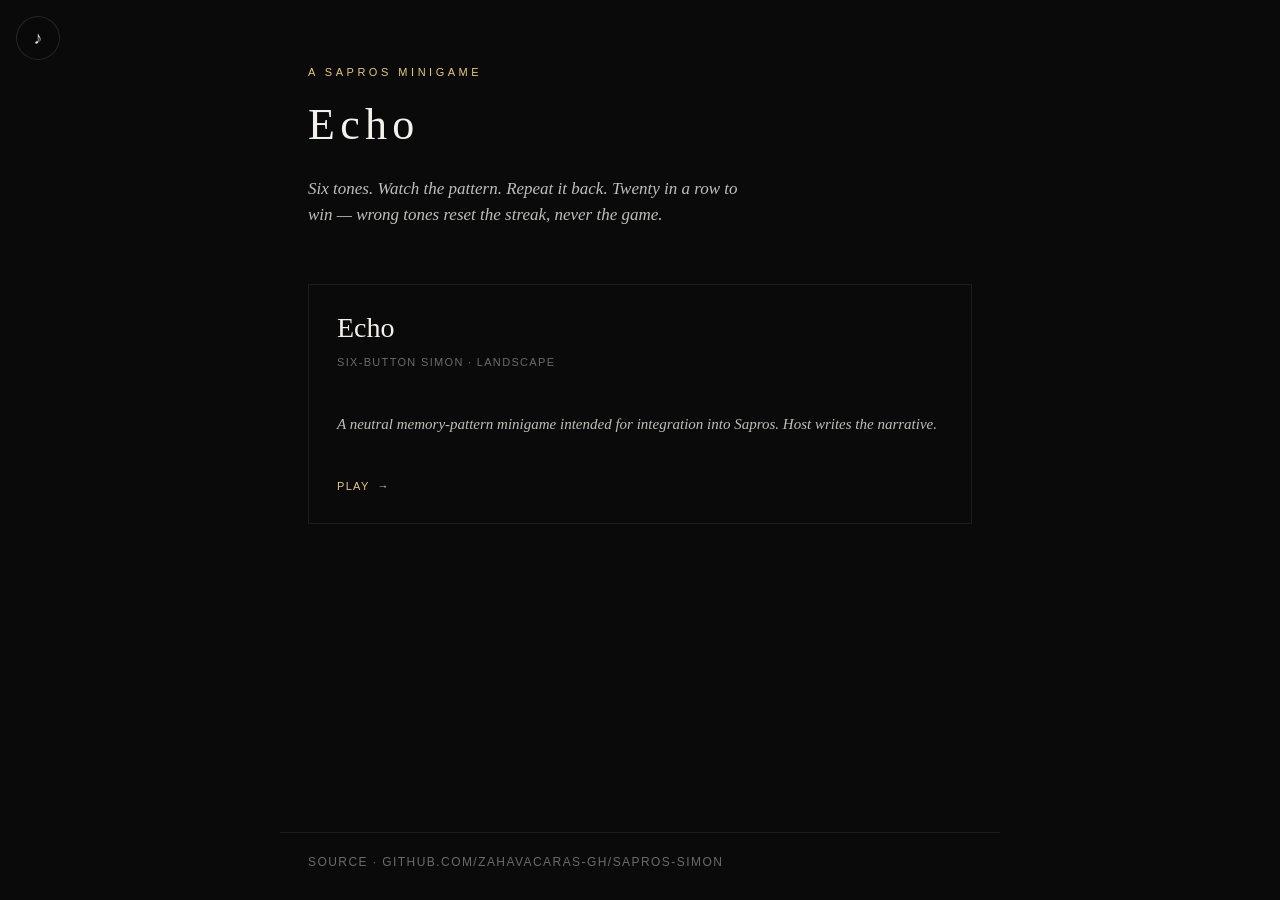
<file: index.html>
<!DOCTYPE html>
<html lang="en">
<head>
  <meta charset="UTF-8" />
  <meta name="viewport" content="width=device-width, initial-scale=1.0, viewport-fit=cover" />
  <meta name="theme-color" content="#0a0a0a" />
  <title>Sapros — Simon (Echo)</title>
  <meta name="description" content="A six-button Simon-style memory minigame for the Sapros interactive fiction game." />
  <link rel="icon" href="favicon.svg" type="image/svg+xml" />
  <link rel="stylesheet" href="site/shared/theme.css" />
  <link rel="stylesheet" href="site/shared/base.css" />
  <link rel="stylesheet" href="site/shared/audio-control.css" />
  <link rel="stylesheet" href="site/shared/rotate-prompt.css" />
  <style>
    body {
      min-height: 100vh;
      display: flex;
      flex-direction: column;
    }
    .gallery {
      flex: 1;
      max-width: 720px;
      width: 100%;
      margin: 0 auto;
      padding: 64px 28px 40px;
      display: flex;
      flex-direction: column;
      gap: 40px;
    }
    .gallery-head .eyebrow {
      font-family: var(--font-ui);
      text-transform: uppercase;
      letter-spacing: var(--cap-spacing-wide);
      font-size: 11px;
      color: var(--accent);
      margin-bottom: 10px;
    }
    .gallery-head h1 {
      font-family: var(--font-prose);
      font-weight: 400;
      font-size: clamp(30px, 5vw, 44px);
      letter-spacing: var(--cap-spacing-tight);
      margin: 0 0 14px;
      color: var(--text);
    }
    .gallery-head .tagline {
      color: var(--text-dim);
      font-style: italic;
      font-size: 17px;
      max-width: 52ch;
      line-height: 1.5;
    }
    .tile {
      display: flex;
      flex-direction: column;
      justify-content: space-between;
      gap: 24px;
      padding: 28px;
      background: var(--bg);
      color: var(--text);
      min-height: 240px;
      border: 1px solid var(--hairline);
      transition: background 240ms var(--ease-out),
                  border-color 240ms var(--ease-out);
    }
    .tile:hover, .tile:focus-visible {
      background: var(--bg-elev);
      border-color: var(--accent-dim);
      outline: none;
    }
    .tile-name {
      font-family: var(--font-prose);
      font-size: 28px;
      line-height: 1.1;
      margin: 0;
      color: var(--text);
    }
    .tile-scene {
      font-family: var(--font-ui);
      text-transform: uppercase;
      letter-spacing: var(--cap-spacing-tight);
      font-size: 11px;
      color: var(--text-faint);
      margin-top: 10px;
    }
    .tile-hint {
      font-family: var(--font-prose);
      font-style: italic;
      font-size: 15px;
      color: var(--text-dim);
      line-height: 1.5;
      margin: 0;
    }
    .tile-cta {
      font-family: var(--font-ui);
      text-transform: uppercase;
      letter-spacing: var(--cap-spacing-tight);
      font-size: 11px;
      color: var(--accent);
      display: inline-flex;
      align-items: center;
      gap: 8px;
    }
    .tile-cta::after {
      content: "→";
      transition: transform 200ms var(--ease-out);
    }
    .tile:hover .tile-cta::after { transform: translateX(4px); }
    footer {
      max-width: 720px;
      width: 100%;
      margin: 0 auto;
      padding: 20px 28px 28px;
      color: var(--text-faint);
      font-size: 12px;
      font-family: var(--font-ui);
      letter-spacing: var(--cap-spacing-tight);
      text-transform: uppercase;
      border-top: 1px solid var(--hairline);
    }
  </style>
</head>
<body>
  <main class="gallery">
    <header class="gallery-head">
      <div class="eyebrow">A Sapros minigame</div>
      <h1>Echo</h1>
      <p class="tagline">Six tones. Watch the pattern. Repeat it back. Twenty in a row to win — wrong tones reset the streak, never the game.</p>
    </header>
    <a class="tile" href="site/minigames/simon/index.html" aria-label="Play Echo">
      <div>
        <div class="tile-name">Echo</div>
        <div class="tile-scene">Six-button Simon · landscape</div>
      </div>
      <p class="tile-hint">A neutral memory-pattern minigame intended for integration into Sapros. Host writes the narrative.</p>
      <span class="tile-cta">Play</span>
    </a>
  </main>
  <footer>
    Source · github.com/zahavacaras-GH/sapros-simon
  </footer>

  <script src="site/shared/i18n.js"></script>
  <script src="site/shared/audio-control.js"></script>
  <script src="site/shared/rotate-prompt.js"></script>
  <script>
    SaprosI18n.setLangPath('site/lang/');
    (async () => {
      await SaprosI18n.load('en');
      SaprosAudio.mount(document.body);
    })();
  </script>
</body>
</html>
</file>
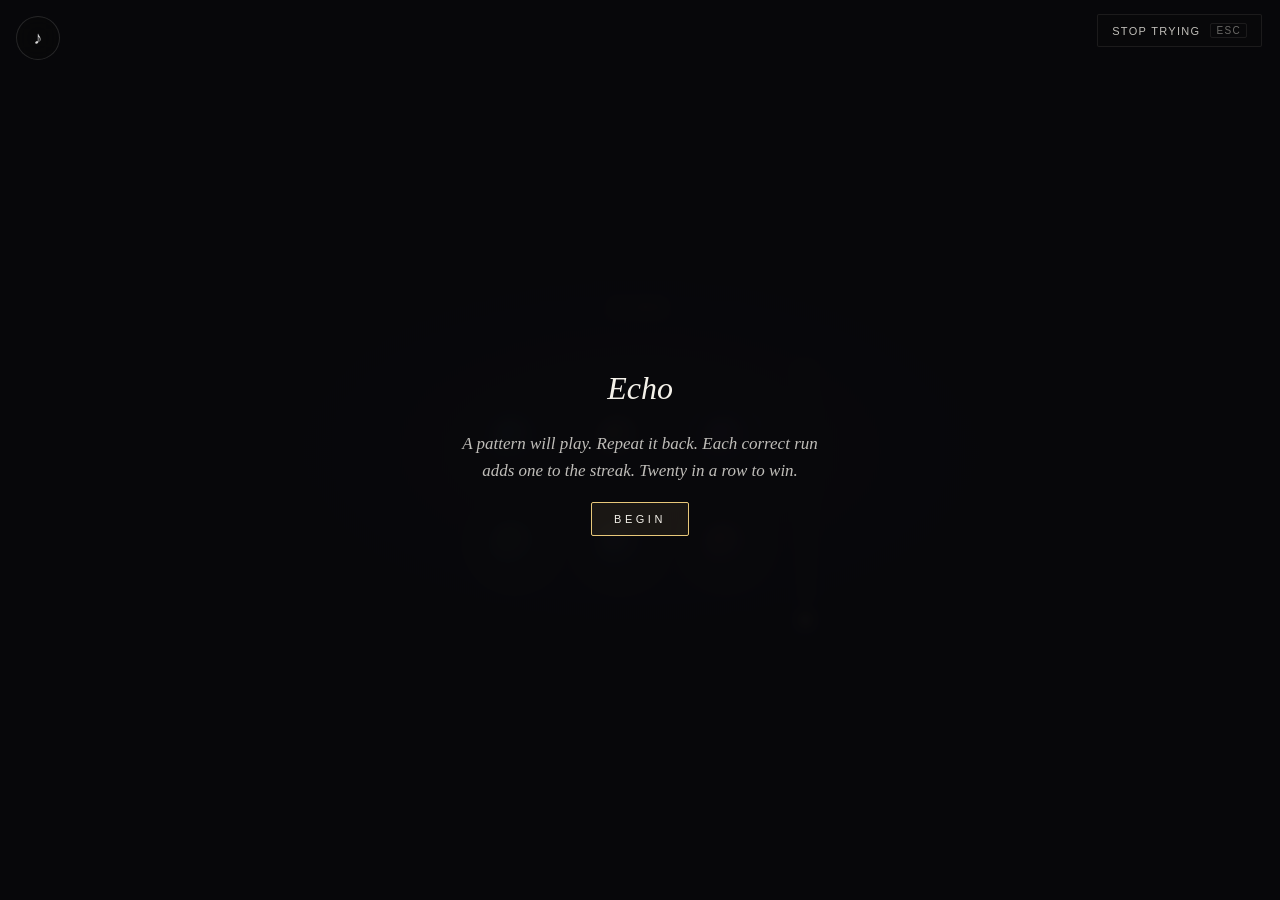
<file: site/minigames/simon/index.html>
<!DOCTYPE html>
<html lang="en">
<head>
  <meta charset="UTF-8" />
  <meta name="viewport" content="width=device-width, initial-scale=1.0, viewport-fit=cover" />
  <meta name="theme-color" content="#0a0a0a" />
  <title>Simon — Sapros</title>
  <link rel="icon" href="../../../favicon.svg" type="image/svg+xml" />
  <link rel="stylesheet" href="../../shared/theme.css" />
  <link rel="stylesheet" href="../../shared/base.css" />
  <link rel="stylesheet" href="../../shared/audio-control.css" />
  <link rel="stylesheet" href="../../shared/rotate-prompt.css" />
  <link rel="stylesheet" href="simon.css" />
  <style>
    /* Demo-page shell. The minigame mounts inside #mg-root and takes
       it over fully. The bottom replay strip is the harness, not the
       minigame; Sapros itself won't render it when merged. */
    body { background: #0a0a0a; }
    #mg-root { position: fixed; inset: 0; }

    /* The minigame has its own landscape rotate gate; suppress the
       shared portrait-only one on this demo page. */
    .sapros-rotate-prompt { display: none !important; }

    .sim-demo-panel {
      position: fixed;
      bottom: 18px; left: 50%;
      transform: translateX(-50%);
      display: flex; gap: 14px; align-items: center;
      padding: 8px 14px;
      background: rgba(10, 10, 10, 0.85);
      border: 1px solid var(--hairline);
      border-radius: 2px;
      font-family: var(--font-ui);
      text-transform: uppercase;
      letter-spacing: var(--cap-spacing-tight);
      font-size: 10px;
      color: var(--text-faint);
      z-index: 10000;
      opacity: 0;
      pointer-events: none;
      transition: opacity 280ms ease-out;
    }
    .sim-demo-panel.is-shown { opacity: 1; pointer-events: auto; }
    .sim-demo-panel a, .sim-demo-panel button {
      color: var(--accent);
      font: inherit;
      letter-spacing: inherit;
      text-transform: inherit;
      padding: 4px 10px;
      border: 1px solid var(--hairline);
      border-radius: 2px;
      text-decoration: none;
      background: transparent;
      cursor: pointer;
    }
    .sim-demo-panel a:hover, .sim-demo-panel button:hover {
      color: var(--text); border-color: var(--accent-dim);
    }
    .sim-demo-panel .sim-demo-result {
      color: var(--text-dim);
      padding-inline-end: 6px;
    }
    .sim-demo-panel .sim-sep {
      width: 1px; align-self: stretch;
      background: var(--hairline);
    }
  </style>
</head>
<body>
  <main id="mg-root" class="mg-host" aria-label="Simon minigame"></main>

  <div class="sim-demo-panel" id="sim-demo-panel" aria-live="polite">
    <span class="sim-demo-result" id="sim-demo-result"></span>
    <button id="sim-demo-replay" type="button">Again</button>
    <span class="sim-sep" aria-hidden="true"></span>
    <a href="../../../index.html" id="sim-demo-back">Gallery</a>
  </div>

  <script src="../../shared/i18n.js"></script>
  <script src="../../shared/audio-control.js"></script>
  <script src="../../shared/audio-bed.js"></script>
  <script src="../../shared/rotate-prompt.js"></script>
  <script src="simon.js"></script>
  <script>
    SaprosI18n.setLangPath('../../lang/');

    const root      = document.getElementById('mg-root');
    const panel     = document.getElementById('sim-demo-panel');
    const resultEl  = document.getElementById('sim-demo-result');
    const replayBtn = document.getElementById('sim-demo-replay');
    const backLink  = document.getElementById('sim-demo-back');

    function showPanel(text) {
      resultEl.textContent = text;
      panel.classList.add('is-shown');
    }
    function hidePanel() { panel.classList.remove('is-shown'); }

    function summarise(r) {
      if (!r) return 'no-result';
      const parts = [
        'outcome: ' + r.outcome,
        'best ' + r.bestStreak + '/' + r.target,
        'taps ' + r.totalTaps,
        'wrong ' + r.totalWrong,
        Math.round((r.elapsedMs || 0) / 1000) + 's',
      ];
      if (r.stage) parts.push('stage:' + r.stage);
      return parts.join(' · ');
    }

    function play() {
      hidePanel();
      window.SaprosMinigames.simon.start({
        container:    root,
        lang:         SaprosI18n.getLang(),
        audioBaseUrl: '../../audio/',
        onComplete: (r) => showPanel(summarise(r)),
        onSkip:     (r) => showPanel(summarise(r)),
      });
    }

    replayBtn.addEventListener('click', play);
    document.addEventListener('keydown', (e) => {
      if (e.key === 'Escape' && panel.classList.contains('is-shown')) {
        backLink.click();
      }
    });

    (async () => {
      const saved = (() => {
        try { return localStorage.getItem('sapros-mg-lang'); }
        catch (_) { return null; }
      })();
      await SaprosI18n.load(saved || 'en');
      SaprosAudio.mount(document.body);
      play();
    })();
  </script>
</body>
</html>
</file>
<file: site/shared/theme.css>
/* ============================================================
   SAPROS MINIGAMES — shared theme tokens
   Mirrors site/style.css in the main Sapros repo so the merge
   back is trivial. Keep colors, type, and motion easings in sync.
   ============================================================ */

:root {
  /* Palette — from the Sapros design brief. */
  --bg:               #0a0a0a;
  --bg-elev:          #131313;
  --bg-elev-2:        #1a1a1a;
  --accent:           #e8c87a;   /* warm gold — recessed LED feel */
  --accent-dim:       rgba(232, 200, 122, 0.55);
  --text:             #f4f1ea;   /* cream */
  --text-dim:         rgba(244, 241, 234, 0.78);
  --text-faint:       rgba(244, 241, 234, 0.42);
  --hairline:         rgba(244, 241, 234, 0.08);
  --warn:             #c64c3a;   /* warning red */
  --ok:               #79c889;   /* success green */
  --amber:            #d4a043;   /* drifting amber */

  /* Type stack. Cormorant Garamond per the brief, with the
     locally-available faces Sapros itself uses as fallback. */
  --font-prose:  'Cormorant Garamond', 'Iowan Old Style',
                 'Palatino Linotype', 'Source Serif Pro',
                 Georgia, serif;
  --font-ui:     -apple-system, BlinkMacSystemFont, 'Inter',
                 'Segoe UI', sans-serif;

  --cap-spacing-tight:  0.12em;
  --cap-spacing-wide:   0.32em;

  /* Motion — generous easings, never bouncy. */
  --ease-out:    cubic-bezier(0.2, 0.7, 0.2, 1);
  --ease-in-out: cubic-bezier(0.4, 0, 0.2, 1);
}

/* RTL flips */
html[dir="rtl"] {
  /* font-prose stays the same — Hebrew falls through to system serif */
  --cap-spacing-tight: 0.06em;
  --cap-spacing-wide:  0.16em;
}

@media (prefers-reduced-motion: reduce) {
  :root {
    --ease-out:    linear;
    --ease-in-out: linear;
  }
}
</file>
<file: site/shared/base.css>
/* ============================================================
   SAPROS MINIGAMES — base reset + global tone
   Loaded after theme.css. Provides a quiet, cinematic canvas.
   ============================================================ */

* {
  box-sizing: border-box;
  -webkit-tap-highlight-color: transparent;
}

html, body {
  margin: 0;
  padding: 0;
  width: 100%;
  min-height: 100%;
  background: var(--bg);
  color: var(--text);
  font-family: var(--font-prose);
  font-size: 17px;
  line-height: 1.55;
  overscroll-behavior: none;
  -webkit-font-smoothing: antialiased;
}

button {
  font-family: var(--font-ui);
  border: none;
  cursor: pointer;
  background: transparent;
  color: inherit;
  touch-action: manipulation;
  user-select: none;
  -webkit-user-select: none;
}

a { color: var(--accent); text-decoration: none; }
a:hover { color: var(--text); }

/* Sapros-style uppercase label */
.label-cap {
  font-family: var(--font-ui);
  text-transform: uppercase;
  letter-spacing: var(--cap-spacing-wide);
  font-size: 11px;
  color: var(--text-dim);
}

.hidden { display: none !important; }
.visually-hidden {
  position: absolute !important;
  width: 1px; height: 1px;
  padding: 0; margin: -1px;
  overflow: hidden; clip: rect(0,0,0,0);
  white-space: nowrap; border: 0;
}

/* Skip button shared across all minigames — top-right (or top-left
   in RTL). Always visible, low contrast, keyboard-shortcut hinted. */
.mg-skip {
  position: fixed;
  top: 14px;
  inset-inline-end: 18px;
  display: inline-flex;
  align-items: center;
  gap: 10px;
  padding: 8px 14px;
  background: rgba(10, 10, 10, 0.6);
  border: 1px solid var(--hairline);
  color: var(--text-dim);
  font-family: var(--font-ui);
  text-transform: uppercase;
  letter-spacing: var(--cap-spacing-tight);
  font-size: 11px;
  border-radius: 2px;
  z-index: 9999;
  transition: color 180ms var(--ease-out),
              border-color 180ms var(--ease-out),
              background 180ms var(--ease-out);
}
.mg-skip:hover, .mg-skip:focus-visible {
  color: var(--text);
  border-color: var(--accent-dim);
  background: rgba(10, 10, 10, 0.85);
  outline: none;
}
.mg-skip .mg-skip-key {
  font-size: 10px;
  padding: 1px 5px;
  border: 1px solid var(--hairline);
  border-radius: 2px;
  color: var(--text-faint);
}

/* Focus ring — visible on keyboard nav, suppressed for mouse. */
:focus-visible {
  outline: 1px solid var(--accent);
  outline-offset: 2px;
}

/* Overlay container every minigame mounts into. Fills its host. */
.mg-overlay {
  position: fixed;
  inset: 0;
  background: var(--bg);
  color: var(--text);
  z-index: 9000;
  overflow: hidden;
}

/* When mounted inside a non-fullscreen host (e.g. Sapros's
   #node-image-container), the host should add .mg-host so the
   overlay scopes to the container instead of the viewport. */
.mg-host { position: relative; }
.mg-host > .mg-overlay { position: absolute; }
</file>
<file: site/shared/audio-control.css>
/* ============================================================
   SAPROS MINIGAMES — shared mute / volume control
   Ports the look + behavior of Sapros's .global-mute-control:
   - 44×44 round ♪ button, top-left (LTR) / top-right (RTL)
   - Hover (desktop only) reveals a 160px volume popout below
   - Muted state: dimmer color + a diagonal stroke
   - Touch / mobile: tap toggles mute; volume comes from a long-
     press popout (tap-once-to-show, tap-again-to-hide)
   ============================================================ */

.sa-control {
  position: fixed;
  top: max(16px, env(safe-area-inset-top));
  inset-inline-start: max(16px, env(safe-area-inset-left));
  z-index: 9999;
  display: inline-block;
}

.sa-btn {
  width: 44px;
  height: 44px;
  border-radius: 50%;
  background: rgba(10, 10, 10, 0.55);
  -webkit-backdrop-filter: blur(10px);
  backdrop-filter: blur(10px);
  color: rgba(255, 255, 255, 0.85);
  font-size: 18px;
  border: 1px solid rgba(255, 255, 255, 0.12);
  display: flex;
  align-items: center;
  justify-content: center;
  transition: color 0.2s, background 0.2s, transform 0.1s, opacity 0.2s;
  cursor: pointer;
  position: relative;
  padding: 0;
  font-family: var(--font-ui);
}
.sa-btn:active { transform: scale(0.94); background: rgba(10, 10, 10, 0.75); }
.sa-btn:hover  { color: var(--text); }
.sa-btn:focus-visible { outline: 1px solid var(--accent); outline-offset: 3px; }

.sa-btn.is-muted { color: rgba(255, 255, 255, 0.3); }
.sa-btn.is-muted::after {
  content: '';
  position: absolute;
  width: 60%;
  height: 1.5px;
  background: rgba(255, 255, 255, 0.55);
  transform: rotate(-25deg);
}

.sa-popout {
  position: absolute;
  top: calc(100% + 6px);
  left: 50%;
  transform: translateX(-50%) translateY(-4px);
  width: 160px;
  padding: 10px 12px;
  background: rgba(18, 18, 20, 0.96);
  border: 1px solid rgba(232, 200, 122, 0.34);
  border-radius: 8px;
  box-shadow: 0 8px 22px rgba(0, 0, 0, 0.55);
  -webkit-backdrop-filter: blur(10px);
  backdrop-filter: blur(10px);
  opacity: 0;
  pointer-events: none;
  transition: opacity 0.18s ease-out, transform 0.18s ease-out;
  z-index: 110;
}
.sa-slider {
  width: 100%;
  margin: 0;
  cursor: pointer;
  accent-color: rgba(232, 200, 122, 0.85);
}

/* Desktop: reveal on hover or focus. */
@media (hover: hover) and (pointer: fine) {
  .sa-control:hover .sa-popout,
  .sa-control:focus-within .sa-popout {
    opacity: 1;
    transform: translateX(-50%) translateY(0);
    pointer-events: auto;
  }
}
/* Touch: an explicit class added by JS on tap-and-hold or
   double-tap shows the popout; another tap dismisses. */
.sa-popout.is-shown {
  opacity: 1;
  transform: translateX(-50%) translateY(0);
  pointer-events: auto;
}

@media (prefers-reduced-motion: reduce) {
  .sa-btn, .sa-popout {
    transition: none !important;
  }
}
</file>
<file: site/shared/rotate-prompt.css>
/* ============================================================
   SAPROS MINIGAMES — portrait-only gate
   Shown only on small touch devices in landscape orientation.
   Grays out + blurs whatever's underneath and asks the player to
   rotate. Above every other overlay (skip button, audio control,
   splash, outcome).
   ============================================================ */

.rotate-overlay {
  display: none;
  position: fixed;
  inset: 0;
  z-index: 10001;
  background: rgba(10, 10, 10, 0.78);
  -webkit-backdrop-filter: grayscale(1) blur(4px);
  backdrop-filter: grayscale(1) blur(4px);
  align-items: center;
  justify-content: center;
  padding: 24px;
  text-align: center;
}
.rotate-overlay-inner {
  display: flex;
  flex-direction: column;
  align-items: center;
  gap: 18px;
  max-width: 32ch;
}
.rotate-icon {
  color: var(--accent);
  display: block;
}
.rotate-icon svg { display: block; }
.rotate-overlay-title {
  font-family: var(--font-prose);
  font-style: italic;
  font-size: clamp(22px, 4.5vw, 30px);
  margin: 0;
  color: var(--text);
  line-height: 1.2;
}
.rotate-overlay-subtitle {
  font-family: var(--font-ui);
  font-size: 11px;
  text-transform: uppercase;
  letter-spacing: var(--cap-spacing-wide);
  color: var(--text-faint);
  margin: 0;
  line-height: 1.5;
}

/* A slow nudge animation on the icon — pulses the rotation
   suggestion. Killed with reduced motion. */
@keyframes rotate-pulse {
  0%, 100% { transform: rotate(-6deg); }
  50%      { transform: rotate(6deg); }
}
.rotate-icon-anim {
  animation: rotate-pulse 1800ms ease-in-out infinite;
  transform-origin: center;
}

/* Trigger — small touch devices in landscape. Tablets and
   desktops are unaffected. */
@media (orientation: landscape) and (max-height: 520px)
       and (hover: none) and (pointer: coarse) {
  .rotate-overlay { display: flex; }
}

@media (prefers-reduced-motion: reduce) {
  .rotate-icon-anim { animation: none; }
}
</file>
<file: site/minigames/simon/simon.css>
/* ============================================================
   SIMON (Echo) — Sapros minigame visuals
   ------------------------------------------------------------
   Landscape-locked. Six color-coded buttons in a single
   horizontal row. Gold-on-black chrome to match the rest of
   the Sapros minigame family.
   ============================================================ */

.sim-root {
  position: absolute;
  inset: 0;
  background:
    radial-gradient(70% 50% at 50% 50%,
      rgba(232, 200, 122, 0.04) 0%,
      rgba(232, 200, 122, 0)   55%),
    #08080b;
  color: var(--text);
  font-family: var(--font-ui);
  overflow: hidden;
  user-select: none;
  -webkit-user-select: none;
  touch-action: manipulation;
}

/* Edge vignette to push attention to the buttons */
.sim-root::before {
  content: "";
  position: absolute; inset: 0;
  background: radial-gradient(78% 65% at 50% 52%,
    rgba(0, 0, 0, 0) 50%,
    rgba(0, 0, 0, 0.55) 100%);
  pointer-events: none;
  z-index: 1;
}

/* =============== Stage =============== */
.sim-stage {
  position: absolute; inset: 0;
  display: flex; flex-direction: column;
  align-items: center; justify-content: center;
  gap: 22px;
  padding: 24px;
  z-index: 2;
}

.sim-stage-title {
  font-family: var(--font-prose);
  font-style: italic;
  font-weight: 400;
  font-size: 13px;
  color: rgba(232, 200, 122, 0.62);
  letter-spacing: var(--cap-spacing-wide);
  text-transform: uppercase;
  margin: 0;
}

.sim-prompt {
  font-family: var(--font-prose);
  font-style: italic;
  font-size: clamp(14px, 1.6vw, 16px);
  color: rgba(244, 241, 234, 0.50);
  min-height: 1.4em;
  margin: 0;
  letter-spacing: 0.04em;
}
.sim-prompt.is-listen { color: rgba(232, 200, 122, 0.92); }
.sim-prompt.is-your   { color: rgba(244, 241, 234, 0.92); }
.sim-prompt.is-wrong  { color: rgba(255, 110, 90, 0.82); }

/* =============== Pad wrap (pad + progress) ============= */
.sim-pad-wrap {
  display: flex;
  align-items: center;
  justify-content: center;
  gap: clamp(20px, 3vw, 36px);
  max-width: 96vw;
}
/* RTL: progress flips to the LEFT of the pad. */
.sim-root[dir="rtl"] .sim-pad-wrap {
  flex-direction: row-reverse;
}

/* =============== 2 × 3 button grid ============== */
.sim-pad {
  display: grid;
  grid-template-columns: repeat(3, auto);
  grid-template-rows: repeat(2, auto);
  gap: clamp(12px, 2vw, 22px);
  align-items: center;
  justify-content: center;
}
.sim-node {
  --rest: rgba(232, 200, 122, 0.32);
  --lit:  rgba(232, 200, 122, 1);
  width: clamp(56px, 11vw, 84px);
  height: clamp(56px, 11vw, 84px);
  border-radius: 50%;
  background: #131316;
  border: 1.5px solid var(--rest);
  color: var(--rest);
  cursor: pointer;
  position: relative;
  transition: background 160ms var(--ease-out),
              border-color 160ms var(--ease-out),
              box-shadow 160ms var(--ease-out),
              transform 200ms var(--ease-out);
  outline: none;
  padding: 0;
}
/* Soft inner sphere highlight */
.sim-node::after {
  content: '';
  position: absolute; inset: 22%;
  border-radius: 50%;
  background: radial-gradient(circle at 35% 30%,
              var(--rest),
              transparent 70%);
  opacity: 0.55;
  pointer-events: none;
  transition: opacity 160ms var(--ease-out),
              background 160ms var(--ease-out);
}
.sim-node:hover { border-color: var(--lit); }
.sim-node:focus-visible {
  outline: 2px solid var(--lit);
  outline-offset: 3px;
}
.sim-node.is-disabled { cursor: default; opacity: 0.78; }

/* Lit pulse (during sequence playback OR correct player tap) */
.sim-node.is-pulse {
  background: var(--lit);
  border-color: var(--lit);
  color: #08080b;
  box-shadow:
    0 0 22px var(--lit),
    0 0 48px color-mix(in srgb, var(--lit) 40%, transparent);
  transform: scale(1.06);
}
.sim-node.is-pulse::after {
  background: radial-gradient(circle at 40% 35%,
              rgba(255, 255, 255, 0.85),
              var(--lit) 60%,
              transparent 100%);
  opacity: 1;
}

/* Wrong-tap red flash */
.sim-node.is-wrong {
  background: rgba(255, 110, 90, 0.92);
  border-color: rgba(255, 130, 110, 1);
  box-shadow: 0 0 18px rgba(255, 110, 90, 0.65);
  transform: scale(1.04);
}
.sim-node.is-wrong::after {
  background: radial-gradient(circle at 40% 35%,
              rgba(255, 240, 220, 0.85),
              rgba(255, 110, 90, 0.55) 60%,
              transparent 100%);
  opacity: 1;
}

/* =============== Vertical progress line =============== */
/* A thin vertical track to the right of the pad. The fill rises
   from the bottom as the player gets more in a row, drops back
   to zero on a wrong tap. Replaces the explicit "Streak X / 20"
   counter — the height of the line IS the streak indicator. */
.sim-progress {
  position: relative;
  width: 5px;
  height: clamp(140px, 28vh, 220px);
  background: rgba(232, 200, 122, 0.10);
  border-radius: 3px;
  overflow: visible;
}
.sim-progress-fill {
  position: absolute;
  left: 0; right: 0;
  bottom: 0;
  height: 0%;
  background: linear-gradient(to top,
    rgba(232, 200, 122, 0.62),
    rgba(232, 200, 122, 1));
  border-radius: 3px;
  box-shadow: 0 0 8px rgba(232, 200, 122, 0.55);
  transition: height 320ms cubic-bezier(0.2, 0.7, 0.2, 1);
}
.sim-progress-cap {
  position: absolute;
  top: -18px;
  left: 50%;
  transform: translateX(-50%);
  font-family: var(--font-ui);
  font-size: 9px;
  letter-spacing: var(--cap-spacing-wide);
  color: rgba(244, 241, 234, 0.42);
}
/* Live streak number at the bottom of the bar. More prominent
   than the static "20" target cap above. Updates each round. */
.sim-progress-now {
  position: absolute;
  bottom: -28px;
  left: 50%;
  transform: translateX(-50%);
  font-family: var(--font-ui);
  font-size: 14px;
  letter-spacing: 0.08em;
  color: var(--accent);
  font-weight: 600;
  text-align: center;
  white-space: nowrap;
  /* Smooth fade-in transition when the number changes */
  transition: color 200ms var(--ease-out);
}

/* =============== Buttons =============== */
.sim-btn {
  font-family: var(--font-ui);
  font-size: 11px;
  letter-spacing: var(--cap-spacing-wide);
  text-transform: uppercase;
  background: transparent;
  border: 1px solid var(--accent-dim);
  color: var(--accent);
  padding: 10px 22px;
  border-radius: 2px;
  cursor: pointer;
  transition: background 180ms var(--ease-out),
              color 180ms var(--ease-out),
              border-color 180ms var(--ease-out);
  outline: none;
}
.sim-btn:hover, .sim-btn:focus-visible {
  background: rgba(232, 200, 122, 0.08);
  color: var(--text);
  border-color: var(--accent);
}

/* =============== Overlays (splash + outcome) =============== */
.sim-overlay {
  position: absolute; inset: 0;
  display: flex; flex-direction: column;
  align-items: center; justify-content: center;
  gap: 18px;
  padding: 28px;
  text-align: center;
  background: rgba(8, 8, 11, 0.92);
  -webkit-backdrop-filter: blur(6px);
  backdrop-filter: blur(6px);
  z-index: 9;
  opacity: 0;
  pointer-events: none;
  transition: opacity 320ms var(--ease-out);
}
.sim-overlay.is-shown {
  opacity: 1;
  pointer-events: auto;
}
.sim-title {
  font-family: var(--font-prose);
  font-style: italic;
  font-weight: 400;
  font-size: clamp(24px, 3.5vw, 32px);
  color: var(--text);
  margin: 0;
}
.sim-body {
  font-family: var(--font-prose);
  font-style: italic;
  font-size: clamp(15px, 1.6vw, 17px);
  color: var(--text-dim);
  line-height: 1.55;
  max-width: 44ch;
  margin: 0;
}

/* Outcome variants — color the headline */
.sim-outcome-title {
  font-family: var(--font-prose);
  font-style: italic;
  font-weight: 400;
  font-size: clamp(28px, 4vw, 36px);
  color: var(--text);
  margin: 0;
  line-height: 1.15;
}
.sim-outcome-body {
  font-family: var(--font-prose);
  font-style: italic;
  font-size: clamp(15px, 1.6vw, 17px);
  color: var(--text-dim);
  line-height: 1.55;
  max-width: 38ch;
  margin: 0;
}
.sim-outcome-cleared .sim-outcome-title { color: var(--accent); }
.sim-outcome-aborted .sim-outcome-title { color: rgba(244, 241, 234, 0.72); }

/* =============== Rotate gate — DISABLED =============== */
/* The game adapts to whatever orientation the device is in:
   desktop is naturally landscape, phones are naturally portrait,
   and the 3×2 grid + progress line look fine in either. No gate.
   The DOM node is left in place (kept for future re-enablement)
   but is permanently `display: none`. */
.sim-rotate {
  position: absolute; inset: 0;
  display: none;
  align-items: center; justify-content: center;
  background: rgba(8, 8, 11, 0.97);
  z-index: 11;
  color: var(--text);
  text-align: center;
  padding: 24px;
}
.sim-rotate-inner {
  display: flex; flex-direction: column;
  align-items: center; gap: 16px;
  max-width: 320px;
}
.sim-rotate-icon { color: var(--accent); opacity: 0.85; }
.sim-rotate-anim {
  transform-origin: 55px 35px;
  animation: sim-rotate-spin 2400ms ease-in-out infinite;
}
@keyframes sim-rotate-spin {
  0%   { transform: rotate(0deg); }
  40%  { transform: rotate(-90deg); }
  60%  { transform: rotate(-90deg); }
  100% { transform: rotate(0deg); }
}
.sim-rotate-title {
  font-family: var(--font-prose);
  font-style: italic;
  font-size: clamp(20px, 4vw, 24px);
  color: var(--text);
}
.sim-rotate-hint {
  font-family: var(--font-ui);
  font-size: 11px;
  letter-spacing: var(--cap-spacing-wide);
  text-transform: uppercase;
  color: var(--text-faint);
}

/* =============== Phone-size adaptations =============== */
/* On small viewports the play area is mostly the buttons. Scale
   them up significantly so they're easy to thumb-tap, and pull
   the progress line out of the row to sit at the right EDGE of
   the screen — gives the "rising at the edge" feel rather than
   "ankle-high next to the buttons." */
@media (max-width: 640px) {
  /* Bigger circles. 22vw on a 390px viewport = ~86px; on a 640px
     viewport = 132px → clamped to 120px max. */
  .sim-node {
    width:  clamp(76px, 22vw, 120px);
    height: clamp(76px, 22vw, 120px);
  }
  /* Gap between circles grows too so the cluster doesn't feel
     cramped at the larger size. */
  .sim-pad {
    gap: clamp(14px, 4vw, 26px);
  }
  /* Pad-wrap collapses: progress line is no longer a flex sibling. */
  .sim-pad-wrap { gap: 0; }
  /* Progress line — break out of the flex flow, anchor to the
     right edge of the play surface, take a generous vertical
     stretch (top 18% → bottom 18% of viewport). The "20" cap
     label sits a bit further from the top edge accordingly. */
  .sim-progress {
    position: absolute;
    top: 18%;
    bottom: 18%;
    right: clamp(10px, 3vw, 22px);
    width: 6px;
    height: auto;
    border-radius: 4px;
  }
  .sim-progress-cap {
    top: -22px;
    font-size: 10px;
  }
  .sim-progress-now {
    bottom: -30px;
    font-size: 15px;
  }
}

/* =============== Reduced motion =============== */
@media (prefers-reduced-motion: reduce) {
  .sim-node, .sim-overlay, .sim-btn, .sim-progress-fill {
    transition: none !important;
  }
  .sim-rotate-anim { animation: none; }
}
</file>
